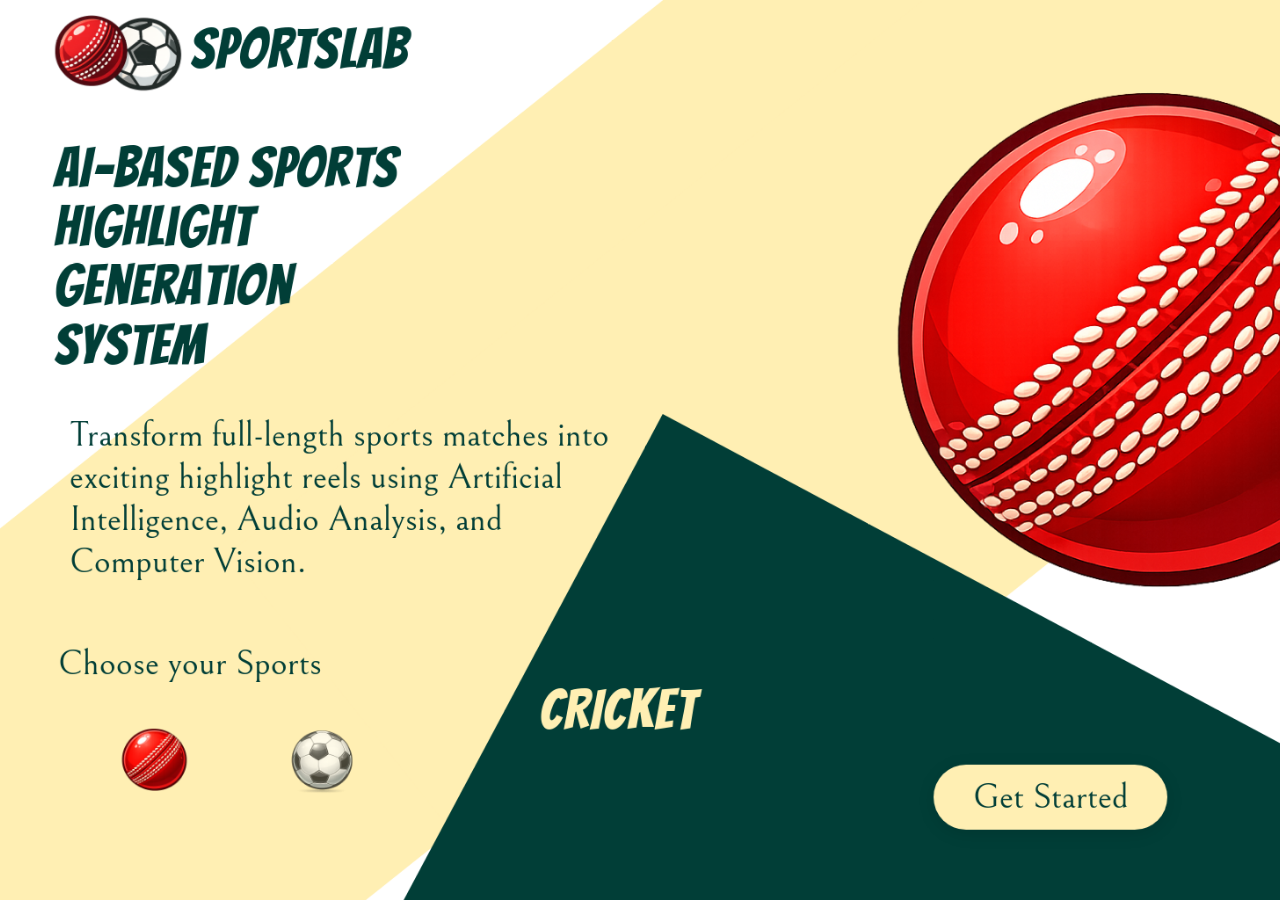
<file: index.html>
<!DOCTYPE html>
<html lang="en">
<head>
  <meta charset="UTF-8">
  <meta name="viewport" content="width=device-width, initial-scale=1.0">
  <title>SportsLab — AI Sports Highlight Generator</title>
  <link rel="preconnect" href="https://fonts.googleapis.com">
  <link rel="preconnect" href="https://fonts.gstatic.com" crossorigin>
  <link href="https://fonts.googleapis.com/css2?family=Bangers&family=Bellefair&display=swap" rel="stylesheet">
  <link rel="stylesheet" href="css/styles.css">
</head>
<body>
  <div id="app" class="sport-cricket">
    <!-- Landing Page -->
    <section id="view-landing" class="view view-active" aria-label="Landing page" aria-hidden="false">
      <div class="scale-wrap">
        <div class="landing-stage">
          <div class="landing-bg" aria-hidden="true">
            <div class="landing-bg__base"></div>
            <div class="landing-bg__white-wedge"></div>
            <div class="landing-bg__accent-wrap"><div class="landing-bg__accent"></div></div>
            <div class="landing-bg__primary-wrap"><div class="landing-bg__primary"></div></div>
          </div>

          <img src="assets/logo.png" alt="" class="landing-logo-img" width="234" height="350">
          <h1 class="landing-brand font-bangers">SportsLab</h1>

          <h2 class="landing-title font-bangers">
            AI-Based Sports Highlight Generation System
          </h2>
          <p class="landing-desc font-bellefair">
            Transform full-length sports matches into exciting highlight reels using Artificial Intelligence, Audio Analysis, and Computer Vision.
          </p>

          <p class="sport-picker__label font-bellefair">Choose your Sports</p>
          <div class="sport-picker__icons">
            <button type="button" class="sport-icon sport-icon--cricket active" data-sport="cricket" aria-label="Select Cricket" aria-pressed="true">
              <img src="assets/cricket-ball.png" alt="Cricket" width="250" height="111">
            </button>
            <button type="button" class="sport-icon sport-icon--football" data-sport="football" aria-label="Select Football" aria-pressed="false">
              <img src="assets/football.png" alt="Football" width="166" height="111">
            </button>
          </div>

          <span class="hero-label font-bangers" id="hero-sport-label">CRICKET</span>

          <div class="hero-ball-wrap" aria-hidden="true">
            <img src="assets/cricket-ball.png" alt="" class="hero-ball hero-ball--cricket active" width="1299" height="939">
            <img src="assets/football.png" alt="" class="hero-ball hero-ball--football" width="1298" height="939">
          </div>

          <button type="button" id="btn-get-started" class="btn-cta font-bellefair">
            Get Started
          </button>
        </div>
      </div>
    </section>

    <!-- Upload Page -->
    <section id="view-upload" class="view" aria-label="Upload page" aria-hidden="true">
      <div class="scale-wrap">
        <div class="page-canvas">
          <div class="page-bg" aria-hidden="true">
            <div class="page-bg__base"></div>
            <div class="page-bg__glow page-bg__glow--left"></div>
            <div class="page-bg__glow page-bg__glow--right"></div>
          </div>

          <a href="#" class="page-logo-link" id="logo-home" aria-label="Back to home">
            <img src="assets/logo.png" alt="" class="page-logo-img" width="234" height="350">
            <h1 class="page-brand font-bangers">SportsLab</h1>
          </a>

          <div class="upload-bar">
            <input
              type="text"
              id="video-url"
              class="upload-input font-bellefair"
              placeholder="Upload video or paste URL"
              aria-label="Video URL"
            >
            <label class="btn-upload-small font-bellefair" for="file-input">
              Upload
              <input type="file" id="file-input" accept="video/*" hidden>
            </label>
          </div>

          <button type="button" id="btn-generate" class="btn-generate font-bellefair">
            Generate
          </button>

          <p class="upload-description font-bellefair" id="upload-description">
            Analyze your cricket match with the power of Artificial Intelligence. Upload a cricket match video, and our AI-based analyzer automatically detects key match events by examining player actions, crowd reactions, commentary intensity, scene transitions, and audio spikes. The system identifies exciting moments such as boundaries, sixes, wickets, catches, run-outs, and match-winning plays, then combines them into a concise highlight reel.
          </p>
        </div>
      </div>
    </section>

    <!-- Result Page -->
    <section id="view-result" class="view" aria-label="Result page" aria-hidden="true">
      <div class="scale-wrap">
        <div class="page-canvas page-canvas--result">
          <div class="page-bg" aria-hidden="true">
            <div class="page-bg__base"></div>
            <div class="page-bg__glow page-bg__glow--left"></div>
            <div class="page-bg__glow page-bg__glow--right"></div>
          </div>

          <a href="#" class="page-logo-link" id="logo-home-result" aria-label="Back to home">
            <img src="assets/logo.png" alt="" class="page-logo-img" width="234" height="350">
            <h1 class="page-brand font-bangers">SportsLab</h1>
          </a>

          <div class="upload-bar upload-bar--compact">
            <input
              type="text"
              id="video-url-result"
              class="upload-input font-bellefair"
              placeholder="Upload video or paste URL"
              aria-label="Video URL"
              readonly
            >
            <label class="btn-upload-small font-bellefair" for="file-input-result">
              Upload
              <input type="file" id="file-input-result" accept="video/*" hidden>
            </label>
          </div>

          <div class="result-card" id="result-card">
            <h2 class="result-title font-bellefair">Result</h2>
            <div class="result-preview" id="result-preview">
              <video id="result-video" class="result-video" controls hidden></video>
              <div class="result-placeholder" id="result-placeholder">
                <img src="assets/cricket-ball.png" alt="" class="result-placeholder-icon" id="result-placeholder-icon" width="120" height="80">
                <p class="result-placeholder-text font-bellefair">Your highlight reel is ready!</p>
              </div>
            </div>
          </div>

          <button type="button" id="btn-download" class="btn-download font-bellefair">
            Download
          </button>
        </div>
      </div>
    </section>

    <div id="loading-overlay" class="loading-overlay" hidden aria-live="polite" aria-busy="true">
      <div class="loading-spinner"></div>
      <p class="loading-text font-bellefair">Analyzing match footage…</p>
    </div>
  </div>

  <script src="js/app.js"></script>
</body>
</html>
</file>
<file: css/styles.css>
/* ===== Design Tokens ===== */
:root {
  --font-bangers: 'Bangers', cursive;
  --font-bellefair: 'Bellefair', serif;
  --design-width: 1440px;
  --design-height: 1024px;

  --color-primary: #013e37;
  --color-accent: #ffefb3;
  --color-text-on-primary: #ffefb3;
  --color-text-on-accent: #013e37;
  --color-secondary-label: #1f0270;
  --color-american-yellow: #f2b400;
  --color-patricks-blue: #1f0270;
  --color-page-bg: #ffefb3;
  --color-page-brand: #013e37;
  --color-landing-text: #013e37;

  --transition-theme: 0.6s cubic-bezier(0.4, 0, 0.2, 1);
  --transition-view: 0.5s cubic-bezier(0.4, 0, 0.2, 1);
  --transition-fast: 0.25s ease;
}

#app.sport-football {
  --color-primary: #1f0270;
  --color-accent: #f2b400;
  --color-text-on-primary: #f2b400;
  --color-text-on-accent: #1f0270;
  --color-secondary-label: #ffefb3;
  --color-page-bg: #1f0270;
  --color-page-brand: #f2b400;
  --color-landing-text: #1f0270;
}

/* ===== Reset & Base ===== */
*,
*::before,
*::after {
  box-sizing: border-box;
  margin: 0;
  padding: 0;
}

html {
  font-size: 16px;
  -webkit-font-smoothing: antialiased;
  width: 100%;
  height: 100%;
}

body {
  font-family: var(--font-bellefair);
  overflow: hidden;
  background: #fff;
  width: 100%;
  height: 100%;
  min-height: 100vh;
  min-height: 100dvh;
}

#app {
  width: 100%;
  height: 100%;
  min-height: 100vh;
  min-height: 100dvh;
}

.font-bangers {
  font-family: var(--font-bangers);
  font-weight: 400;
  letter-spacing: 0.02em;
}

.font-bellefair {
  font-family: var(--font-bellefair);
}

img {
  display: block;
  max-width: none;
}

button {
  cursor: pointer;
  border: none;
  background: none;
  font-family: inherit;
}

a {
  color: inherit;
  text-decoration: none;
}

/* ===== Scale wrapper (Figma 1440×1024) ===== */
.scale-wrap {
  position: absolute;
  inset: 0;
  width: 100%;
  height: 100%;
  overflow: hidden;
}

.landing-stage,
.page-canvas {
  position: absolute;
  top: 50%;
  width: var(--design-width);
  height: var(--design-height);
  margin: 0;
  will-change: transform;
}

.page-canvas {
  left: 50%;
  transform: translate(-50%, -50%) scale(var(--ui-scale, 1));
  transform-origin: center center;
}

.landing-stage {
  left: 30px;
  transform: translate(0, -50%) scale(var(--ui-scale, 1));
  transform-origin: left center;
  overflow: visible;
  z-index: 1;
}

.page-canvas {
  overflow: hidden;
  background: #fff;
  z-index: 1;
}

#view-landing {
  background: #fff;
}

/* Fill top-right letterbox gap (cream diagonal continuation) */
#view-landing::after {
  content: '';
  position: absolute;
  top: 0;
  right: 0;
  width: 100%;
  height: 50%;
  background: var(--color-accent);
  clip-path: polygon(100% 0, 18% 0, 100% 100%);
  pointer-events: none;
  z-index: 0;
  transition: background var(--transition-theme);
}

#view-landing .scale-wrap {
  overflow: visible;
}

/* Upload & result — extend original background to window edges */
#view-upload,
#view-result {
  background: var(--color-page-bg);
  transition: background var(--transition-theme);
}

#view-upload .scale-wrap,
#view-result .scale-wrap {
  overflow: visible;
}

#view-upload .page-canvas,
#view-result .page-canvas {
  overflow: visible;
  background: transparent;
}

#view-upload .page-bg__base,
#view-result .page-bg__base {
  top: -150vmax;
  left: -150vmax;
  right: -150vmax;
  bottom: -150vmax;
}

/* ===== Views ===== */
.view {
  position: fixed;
  inset: 0;
  width: 100%;
  height: 100%;
  overflow: hidden;
  opacity: 0;
  visibility: hidden;
  pointer-events: none;
  transform: translateY(16px);
  transition:
    opacity var(--transition-view),
    transform var(--transition-view),
    visibility var(--transition-view);
  z-index: 1;
}

.view-active {
  opacity: 1;
  visibility: visible;
  pointer-events: auto;
  transform: translateY(0);
  z-index: 10;
}

.view-exit {
  opacity: 0;
  transform: translateY(-16px);
}

/* ===== Landing backgrounds ===== */
.landing-bg {
  position: absolute;
  inset: 0;
  z-index: 0;
  pointer-events: none;
}

/* Extend cream diagonal into top-right letterbox (no layout changes) */
.landing-bg::after {
  content: '';
  position: absolute;
  left: 708px;
  top: 387px;
  width: 590px;
  height: 2800px;
  margin-left: -295px;
  margin-top: -1400px;
  background: var(--color-accent);
  transform: rotate(51.44deg);
  z-index: 1;
  pointer-events: none;
  transition: background var(--transition-theme);
}

.landing-bg__base {
  position: absolute;
  inset: 0;
  background: #fff;
}

.landing-bg__white-wedge {
  position: absolute;
  left: -18px;
  top: -99px;
  width: 489px;
  height: 1351px;
  background: #fff;
  z-index: 1;
}

.landing-bg__accent-wrap {
  position: absolute;
  left: 227px;
  top: -316px;
  width: 1552px;
  height: 1406px;
  display: flex;
  align-items: center;
  justify-content: center;
  z-index: 2;
}

.landing-bg__accent {
  width: 590px;
  height: 1515px;
  background: var(--color-accent);
  transform: rotate(51.44deg);
  transition: background var(--transition-theme);
}

.landing-bg__primary-wrap {
  position: absolute;
  left: 212px;
  top: 471px;
  width: 1845px;
  height: 1665px;
  display: flex;
  align-items: center;
  justify-content: center;
  z-index: 3;
}

.landing-bg__primary {
  width: 1079px;
  height: 1515px;
  background: var(--color-primary);
  transform: rotate(118.06deg);
  transition: background var(--transition-theme);
}

/* ===== Landing content (Figma coordinates) ===== */
.landing-logo-img {
  position: absolute;
  left: -18px;
  top: -108px;
  width: 234px;
  height: 350px;
  object-fit: cover;
  z-index: 10;
  pointer-events: none;
}

.landing-brand {
  position: absolute;
  left: 182px;
  top: 24px;
  font-size: 64px;
  line-height: 1;
  color: var(--color-landing-text);
  text-transform: uppercase;
  z-index: 10;
  transition: color var(--transition-theme);
}

.landing-title {
  position: absolute;
  left: 27px;
  top: 157px;
  width: 441px;
  font-size: 64px;
  line-height: 1.05;
  color: var(--color-landing-text);
  z-index: 10;
  transition: color var(--transition-theme);
}

.landing-desc {
  position: absolute;
  left: 45px;
  top: 471px;
  width: 647px;
  font-size: 40px;
  line-height: 1.2;
  color: var(--color-landing-text);
  z-index: 10;
  transition: color var(--transition-theme);
}

.sport-picker__label {
  position: absolute;
  left: 32px;
  top: 735px;
  font-size: 40px;
  line-height: 1;
  color: var(--color-landing-text);
  z-index: 10;
  transition: color var(--transition-theme);
}

.sport-picker__icons {
  position: absolute;
  left: 16px;
  top: 813px;
  display: flex;
  align-items: flex-start;
  z-index: 12;
}

.sport-icon {
  padding: 0;
  border-radius: 50%;
  transition:
    transform var(--transition-fast),
    opacity var(--transition-fast);
  opacity: 0.75;
  box-shadow: none;
}

.sport-icon img {
  display: block;
  object-fit: contain;
  pointer-events: none;
}

.sport-icon--cricket img {
  width: 250px;
  height: 111px;
}

.sport-icon--football {
  margin-left: -17px;
}

.sport-icon--football img {
  width: 166px;
  height: 111px;
}

.sport-icon:hover {
  transform: scale(1.05);
  opacity: 0.9;
}

.sport-icon.active {
  opacity: 1;
  transform: scale(1.06);
  box-shadow: none;
}

.sport-icon:focus-visible {
  outline: 3px solid var(--color-primary);
  outline-offset: 4px;
}

/* Hero sport label — only one sport name shown at a time */
.hero-label {
  position: absolute;
  left: 579px;
  top: 774px;
  width: 441px;
  font-size: 64px;
  line-height: 1.05;
  text-transform: uppercase;
  z-index: 9;
  pointer-events: none;
  color: var(--color-accent);
  transition:
    opacity var(--transition-theme),
    color var(--transition-theme);
}

#app.sport-football .hero-label {
  color: var(--color-american-yellow);
}

/* Hero balls — slide & roll between sports */
.hero-ball-wrap {
  position: absolute;
  left: 1283px;
  top: -49px;
  width: 1304px;
  height: 941px;
  z-index: 8;
  pointer-events: none;
}

.hero-ball {
  position: absolute;
  object-fit: cover;
  opacity: 0;
  visibility: hidden;
  top: 0;
  transition:
    opacity 0.7s cubic-bezier(0.4, 0, 0.2, 1),
    transform 0.7s cubic-bezier(0.4, 0, 0.2, 1),
    left 0.7s cubic-bezier(0.4, 0, 0.2, 1),
    visibility 0.7s;
  animation: none;
}

.hero-ball.active {
  opacity: 1;
  visibility: visible;
}

.hero-ball--cricket {
  width: 1299px;
  height: 939px;
  left: 1084px;
  transform: rotate(180deg);
}

.hero-ball--football {
  width: 1298px;
  height: 939px;
  top: 2px;
  left: 1078px;
  transform: rotate(180deg);
}

/* Cricket selected — ball rolls in from right */
#app.sport-cricket .hero-ball--cricket {
  left: -655px;
  transform: rotate(0deg);
}

#app.sport-cricket .hero-ball--cricket.active {
  animation: ballFloat 4s ease-in-out infinite;
}

#app.sport-cricket .hero-ball--football {
  left: 1078px;
  transform: rotate(180deg);
}

/* Football selected — ball rolls in, cricket rolls out */
#app.sport-football .hero-ball--football {
  left: -670px;
  transform: rotate(0deg);
}

#app.sport-football .hero-ball--football.active {
  animation: ballFloat 4s ease-in-out infinite 0.4s;
}

#app.sport-football .hero-ball--cricket {
  left: 1084px;
  transform: rotate(180deg);
}

@keyframes ballFloat {
  0%, 100% { translate: 0 0; }
  50% { translate: 0 -10px; }
}

/* CTA */
.btn-cta {
  position: absolute;
  left: 1028px;
  top: 870px;
  width: 266px;
  height: 74px;
  border-radius: 50px;
  font-size: 40px;
  line-height: 1;
  display: flex;
  align-items: center;
  justify-content: center;
  z-index: 15;
  background: var(--color-accent);
  color: var(--color-text-on-accent);
  transition:
    background var(--transition-theme),
    color var(--transition-theme),
    transform var(--transition-fast),
    box-shadow var(--transition-fast);
  box-shadow: 0 4px 20px rgba(0, 0, 0, 0.12);
}

.btn-cta:hover {
  transform: translateY(-2px) scale(1.02);
  box-shadow: 0 8px 28px rgba(0, 0, 0, 0.18);
}

.btn-cta:active {
  transform: scale(0.98);
}

#app.sport-football .btn-cta {
  background: var(--color-accent);
  color: var(--color-text-on-accent);
}

/* ===== Upload & Result page backgrounds ===== */
.page-bg {
  position: absolute;
  inset: 0;
  z-index: 0;
  pointer-events: none;
}

.page-bg__base {
  position: absolute;
  inset: 0;
  background: var(--color-page-bg);
  transition: background var(--transition-theme);
}

.page-bg__glow {
  position: absolute;
  width: 1043px;
  height: 1071px;
  border-radius: 50%;
  background: none;
  opacity: 1;
  filter: none;
  transition: opacity var(--transition-theme);
}

.page-bg__glow::after {
  content: '';
  position: absolute;
  inset: -37.35%;
  background: center / 100% 100% no-repeat;
  pointer-events: none;
}

#app.sport-cricket .page-bg__glow::after {
  background-image: url('../assets/ellipse-glow.svg');
}

#app.sport-football .page-bg__glow::after {
  background-image: url('../assets/ellipse-glow-football.svg');
}

.page-bg__glow--left {
  left: -413px;
  top: 488px;
}

.page-bg__glow--right {
  left: 897px;
  top: -415px;
}

#app.sport-football .page-bg__glow--left {
  left: -556px;
  top: 512px;
}

#app.sport-football .page-bg__glow--right {
  left: 978px;
  top: -532px;
}

#app.sport-football.page-canvas--result .page-bg__glow--right,
.page-canvas--result #app.sport-football .page-bg__glow--right {
  left: 997px;
  top: -536px;
}

/* ===== Page shared elements ===== */
.page-logo-link {
  position: absolute;
  left: 0;
  top: 0;
  width: 1440px;
  height: 280px;
  z-index: 10;
}

.page-logo-img {
  position: absolute;
  left: 603px;
  top: -14px;
  width: 234px;
  height: 350px;
  object-fit: cover;
  pointer-events: none;
}

.page-brand {
  position: absolute;
  left: 720px;
  top: 214px;
  transform: translateX(-50%);
  width: 424px;
  font-size: 64px;
  line-height: 1;
  text-align: center;
  text-transform: uppercase;
  color: var(--color-page-brand);
  transition: color var(--transition-theme);
}

.upload-bar {
  position: absolute;
  left: 292px;
  top: 326px;
  width: 888px;
  height: 64px;
  background: #fff;
  border-radius: 50px;
  display: flex;
  align-items: center;
  padding: 0 12px 0 34px;
  z-index: 10;
  box-shadow: 0 2px 16px rgba(0, 0, 0, 0.06);
}

.upload-bar--compact {
  top: 326px;
}

.upload-input {
  flex: 1;
  border: none;
  outline: none;
  font-size: 32px;
  line-height: 1;
  color: rgba(0, 0, 0, 0.52);
  background: transparent;
  min-width: 0;
}

.upload-input::placeholder {
  color: rgba(0, 0, 0, 0.52);
}

.upload-input.shake {
  animation: shake 0.4s ease;
}

@keyframes shake {
  0%, 100% { transform: translateX(0); }
  20%, 60% { transform: translateX(-6px); }
  40%, 80% { transform: translateX(6px); }
}

.btn-upload-small {
  display: inline-flex;
  align-items: center;
  justify-content: center;
  width: 114px;
  height: 39px;
  border-radius: 50px;
  font-size: 20px;
  line-height: 1;
  cursor: pointer;
  background: var(--color-primary);
  color: var(--color-text-on-primary);
  flex-shrink: 0;
  transition:
    background var(--transition-theme),
    color var(--transition-theme),
    transform var(--transition-fast);
}

.btn-upload-small:hover {
  transform: scale(1.04);
}

#app.sport-football .btn-upload-small {
  background: var(--color-accent);
  color: var(--color-text-on-accent);
}

.btn-generate {
  position: absolute;
  left: 587px;
  top: 488px;
  width: 266px;
  height: 74px;
  border-radius: 50px;
  font-size: 40px;
  line-height: 1;
  display: flex;
  align-items: center;
  justify-content: center;
  z-index: 10;
  background: var(--color-primary);
  color: var(--color-text-on-primary);
  transition:
    background var(--transition-theme),
    color var(--transition-theme),
    transform var(--transition-fast),
    box-shadow var(--transition-fast);
  box-shadow: 0 4px 20px rgba(0, 0, 0, 0.15);
}

.btn-generate:hover {
  transform: translateY(-2px) scale(1.02);
}

.btn-generate:active {
  transform: scale(0.98);
}

#app.sport-football .btn-generate {
  background: var(--color-accent);
  color: var(--color-text-on-accent);
}

.upload-description {
  position: absolute;
  left: 157px;
  top: 642px;
  width: 1130px;
  font-size: 40px;
  line-height: 1.25;
  text-align: center;
  color: rgba(0, 0, 0, 0.68);
  z-index: 10;
  transition: opacity var(--transition-view), color var(--transition-theme);
}

#app.sport-football .upload-description {
  color: rgba(0, 0, 0, 0.89);
}

/* Loading overlay — full-window dim */
.loading-overlay {
  position: fixed;
  inset: 0;
  width: 100%;
  height: 100%;
  z-index: 1000;
  background: rgba(0, 0, 0, 0.55);
  display: flex;
  flex-direction: column;
  align-items: center;
  justify-content: center;
  gap: 1.5rem;
  animation: fadeIn 0.3s ease;
}

.loading-overlay[hidden] {
  display: none;
}

@keyframes fadeIn {
  from { opacity: 0; }
  to { opacity: 1; }
}

.loading-spinner {
  width: 56px;
  height: 56px;
  border: 4px solid rgba(255, 255, 255, 0.3);
  border-top-color: var(--color-accent);
  border-radius: 50%;
  animation: spin 0.8s linear infinite;
}

@keyframes spin {
  to { transform: rotate(360deg); }
}

.loading-text {
  color: #fff;
  font-size: 28px;
}

/* Result page */
.result-card {
  position: absolute;
  left: 240px;
  top: 449px;
  width: 992px;
  height: 538px;
  background: #fff;
  border-radius: 25px;
  z-index: 10;
  box-shadow: 0 4px 24px rgba(0, 0, 0, 0.08);
  animation: slideUp 0.55s cubic-bezier(0.4, 0, 0.2, 1);
}

@keyframes slideUp {
  from {
    opacity: 0;
    transform: translateY(30px);
  }
  to {
    opacity: 1;
    transform: translateY(0);
  }
}

.result-title {
  position: absolute;
  left: 50%;
  top: 28px;
  transform: translateX(-50%);
  width: 269px;
  font-family: var(--font-bellefair);
  font-size: 40px;
  font-weight: 400;
  font-style: normal;
  line-height: normal;
  text-align: center;
  color: rgba(0, 0, 0, 0.69);
}

.result-preview {
  position: absolute;
  left: 24px;
  top: 88px;
  width: calc(100% - 48px);
  height: 360px;
  display: flex;
  align-items: center;
  justify-content: center;
  background: #f5f5f5;
  border-radius: 16px;
  overflow: hidden;
}

.result-video {
  width: 100%;
  max-height: 100%;
  object-fit: contain;
}

.result-placeholder {
  display: flex;
  flex-direction: column;
  align-items: center;
  gap: 16px;
  padding: 24px;
}

.result-placeholder-icon {
  width: 100px;
  height: auto;
  object-fit: contain;
  animation: ballFloat 3s ease-in-out infinite;
}

.result-placeholder-text {
  font-size: 24px;
  color: rgba(0, 0, 0, 0.5);
}

.btn-download {
  position: absolute;
  left: 636px;
  top: 914px;
  width: 200px;
  height: 50px;
  border-radius: 50px;
  font-size: 24px;
  line-height: 1;
  display: flex;
  align-items: center;
  justify-content: center;
  z-index: 11;
  background: var(--color-primary);
  color: var(--color-text-on-primary);
  transition:
    background var(--transition-theme),
    color var(--transition-theme),
    transform var(--transition-fast);
}

.btn-download:hover {
  transform: scale(1.04);
}

#app.sport-football .btn-download {
  background: var(--color-accent);
  color: var(--color-text-on-accent);
}

@media (prefers-reduced-motion: reduce) {
  *,
  *::before,
  *::after {
    animation-duration: 0.01ms !important;
    animation-iteration-count: 1 !important;
    transition-duration: 0.01ms !important;
  }
}
</file>
